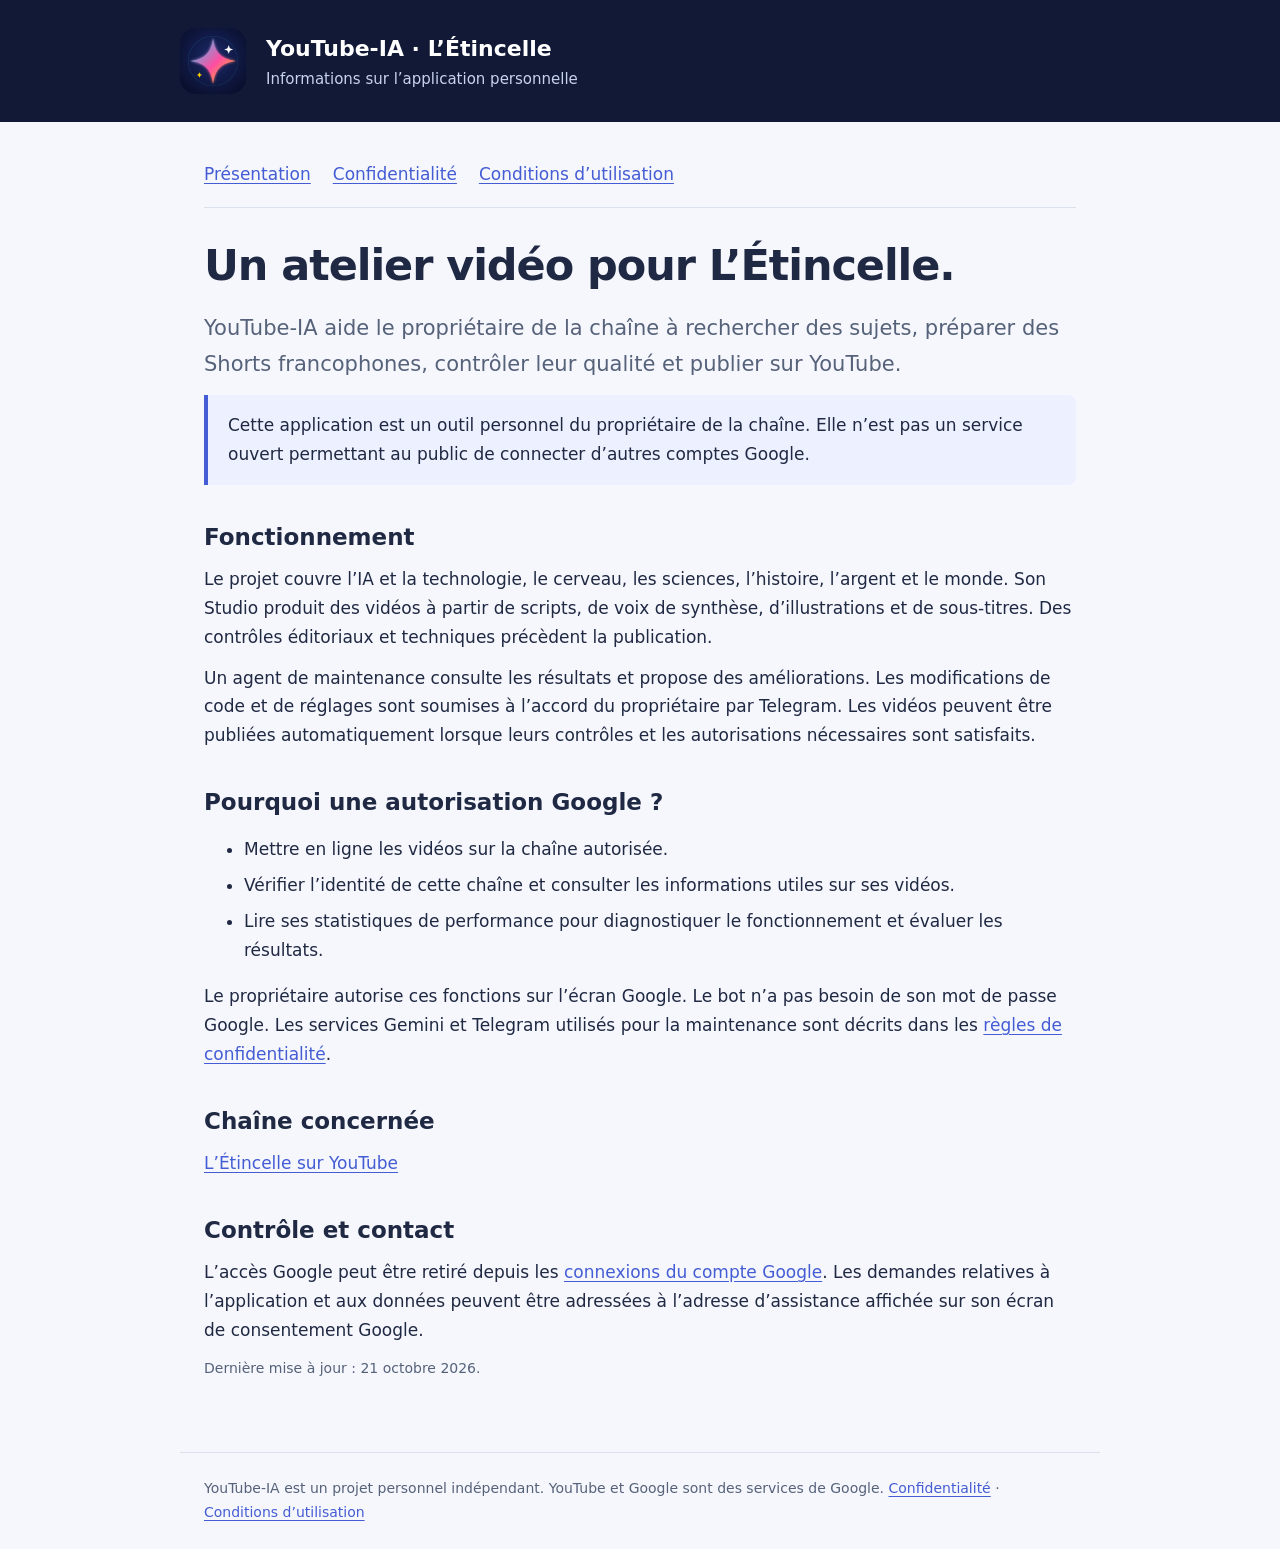
<file: index.html>
<!doctype html>
<html lang="fr"><head><meta charset="utf-8"><meta name="viewport" content="width=device-width,initial-scale=1"><meta name="description" content="Présentation de YouTube-IA, l’outil personnel de production et de maintenance de la chaîne L’Étincelle."><title>YouTube-IA — L’Étincelle</title><link rel="stylesheet" href="style.css"></head>
<body><header><div><img src="logo.png" alt=""><div><strong>YouTube-IA · L’Étincelle</strong><p>Informations sur l’application personnelle</p></div></div></header>
<main><nav aria-label="Navigation principale"><a href="index.html" aria-current="page">Présentation</a><a href="confidentialite.html">Confidentialité</a><a href="conditions.html">Conditions d’utilisation</a></nav>
<h1>Un atelier vidéo pour L’Étincelle.</h1>
<p class="lead">YouTube-IA aide le propriétaire de la chaîne à rechercher des sujets, préparer des Shorts francophones, contrôler leur qualité et publier sur YouTube.</p>
<p class="note">Cette application est un outil personnel du propriétaire de la chaîne. Elle n’est pas un service ouvert permettant au public de connecter d’autres comptes Google.</p>
<h2>Fonctionnement</h2>
<p>Le projet couvre l’IA et la technologie, le cerveau, les sciences, l’histoire, l’argent et le monde. Son Studio produit des vidéos à partir de scripts, de voix de synthèse, d’illustrations et de sous-titres. Des contrôles éditoriaux et techniques précèdent la publication.</p>
<p>Un agent de maintenance consulte les résultats et propose des améliorations. Les modifications de code et de réglages sont soumises à l’accord du propriétaire par Telegram. Les vidéos peuvent être publiées automatiquement lorsque leurs contrôles et les autorisations nécessaires sont satisfaits.</p>
<h2>Pourquoi une autorisation Google ?</h2>
<ul><li>Mettre en ligne les vidéos sur la chaîne autorisée.</li><li>Vérifier l’identité de cette chaîne et consulter les informations utiles sur ses vidéos.</li><li>Lire ses statistiques de performance pour diagnostiquer le fonctionnement et évaluer les résultats.</li></ul>
<p>Le propriétaire autorise ces fonctions sur l’écran Google. Le bot n’a pas besoin de son mot de passe Google. Les services Gemini et Telegram utilisés pour la maintenance sont décrits dans les <a href="confidentialite.html">règles de confidentialité</a>.</p>
<h2>Chaîne concernée</h2>
<p><a href="https://www.youtube.com/channel/UCLMQP-pysrAcYQsJBippkVA">L’Étincelle sur YouTube</a></p>
<h2>Contrôle et contact</h2>
<p>L’accès Google peut être retiré depuis les <a href="https://myaccount.google.com/connections">connexions du compte Google</a>. Les demandes relatives à l’application et aux données peuvent être adressées à l’adresse d’assistance affichée sur son écran de consentement Google.</p>
<p class="date">Dernière mise à jour : 21 octobre 2026.</p>
</main><footer>YouTube-IA est un projet personnel indépendant. YouTube et Google sont des services de Google. <a href="confidentialite.html">Confidentialité</a> · <a href="conditions.html">Conditions d’utilisation</a></footer></body></html>
</file>
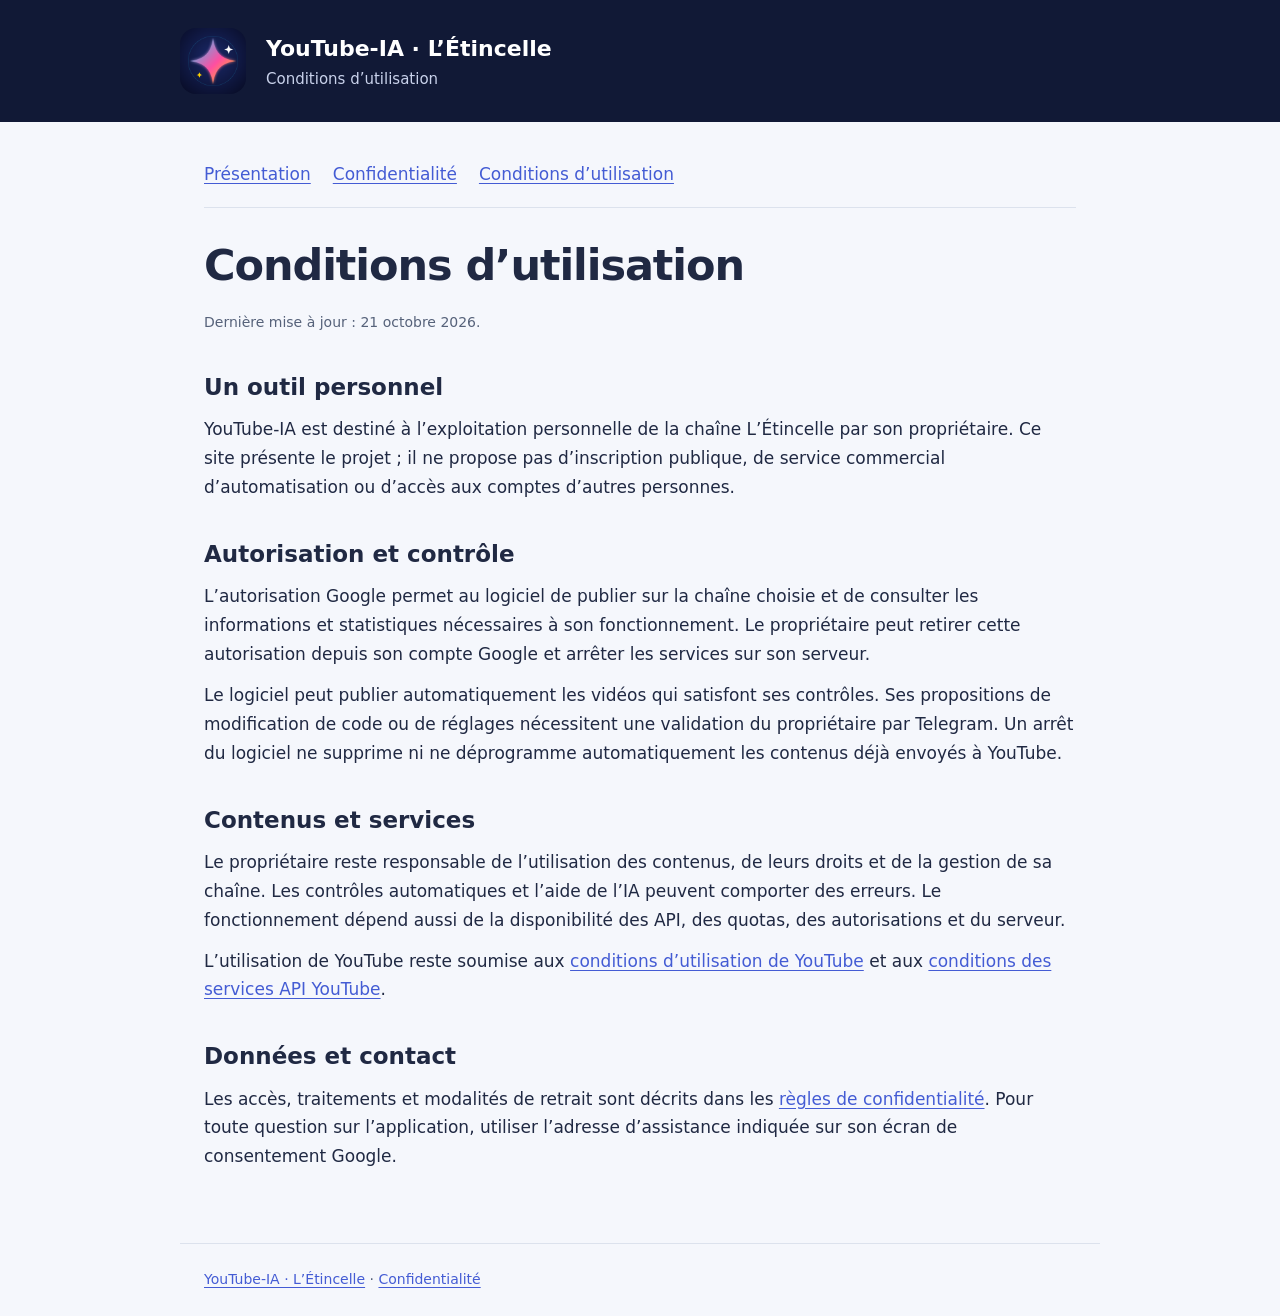
<file: conditions.html>
<!doctype html>
<html lang="fr"><head><meta charset="utf-8"><meta name="viewport" content="width=device-width,initial-scale=1"><title>Conditions d’utilisation — YouTube-IA</title><link rel="stylesheet" href="style.css"></head>
<body><header><div><img src="logo.png" alt=""><div><strong>YouTube-IA · L’Étincelle</strong><p>Conditions d’utilisation</p></div></div></header>
<main><nav aria-label="Navigation principale"><a href="index.html">Présentation</a><a href="confidentialite.html">Confidentialité</a><a href="conditions.html" aria-current="page">Conditions d’utilisation</a></nav>
<h1>Conditions d’utilisation</h1><p class="date">Dernière mise à jour : 21 octobre 2026.</p>
<h2>Un outil personnel</h2>
<p>YouTube-IA est destiné à l’exploitation personnelle de la chaîne L’Étincelle par son propriétaire. Ce site présente le projet ; il ne propose pas d’inscription publique, de service commercial d’automatisation ou d’accès aux comptes d’autres personnes.</p>
<h2>Autorisation et contrôle</h2>
<p>L’autorisation Google permet au logiciel de publier sur la chaîne choisie et de consulter les informations et statistiques nécessaires à son fonctionnement. Le propriétaire peut retirer cette autorisation depuis son compte Google et arrêter les services sur son serveur.</p>
<p>Le logiciel peut publier automatiquement les vidéos qui satisfont ses contrôles. Ses propositions de modification de code ou de réglages nécessitent une validation du propriétaire par Telegram. Un arrêt du logiciel ne supprime ni ne déprogramme automatiquement les contenus déjà envoyés à YouTube.</p>
<h2>Contenus et services</h2>
<p>Le propriétaire reste responsable de l’utilisation des contenus, de leurs droits et de la gestion de sa chaîne. Les contrôles automatiques et l’aide de l’IA peuvent comporter des erreurs. Le fonctionnement dépend aussi de la disponibilité des API, des quotas, des autorisations et du serveur.</p>
<p>L’utilisation de YouTube reste soumise aux <a href="https://www.youtube.com/t/terms">conditions d’utilisation de YouTube</a> et aux <a href="https://developers.google.com/youtube/terms/api-services-terms-of-service">conditions des services API YouTube</a>.</p>
<h2>Données et contact</h2>
<p>Les accès, traitements et modalités de retrait sont décrits dans les <a href="confidentialite.html">règles de confidentialité</a>. Pour toute question sur l’application, utiliser l’adresse d’assistance indiquée sur son écran de consentement Google.</p>
</main><footer><a href="index.html">YouTube-IA · L’Étincelle</a> · <a href="confidentialite.html">Confidentialité</a></footer></body></html>
</file>
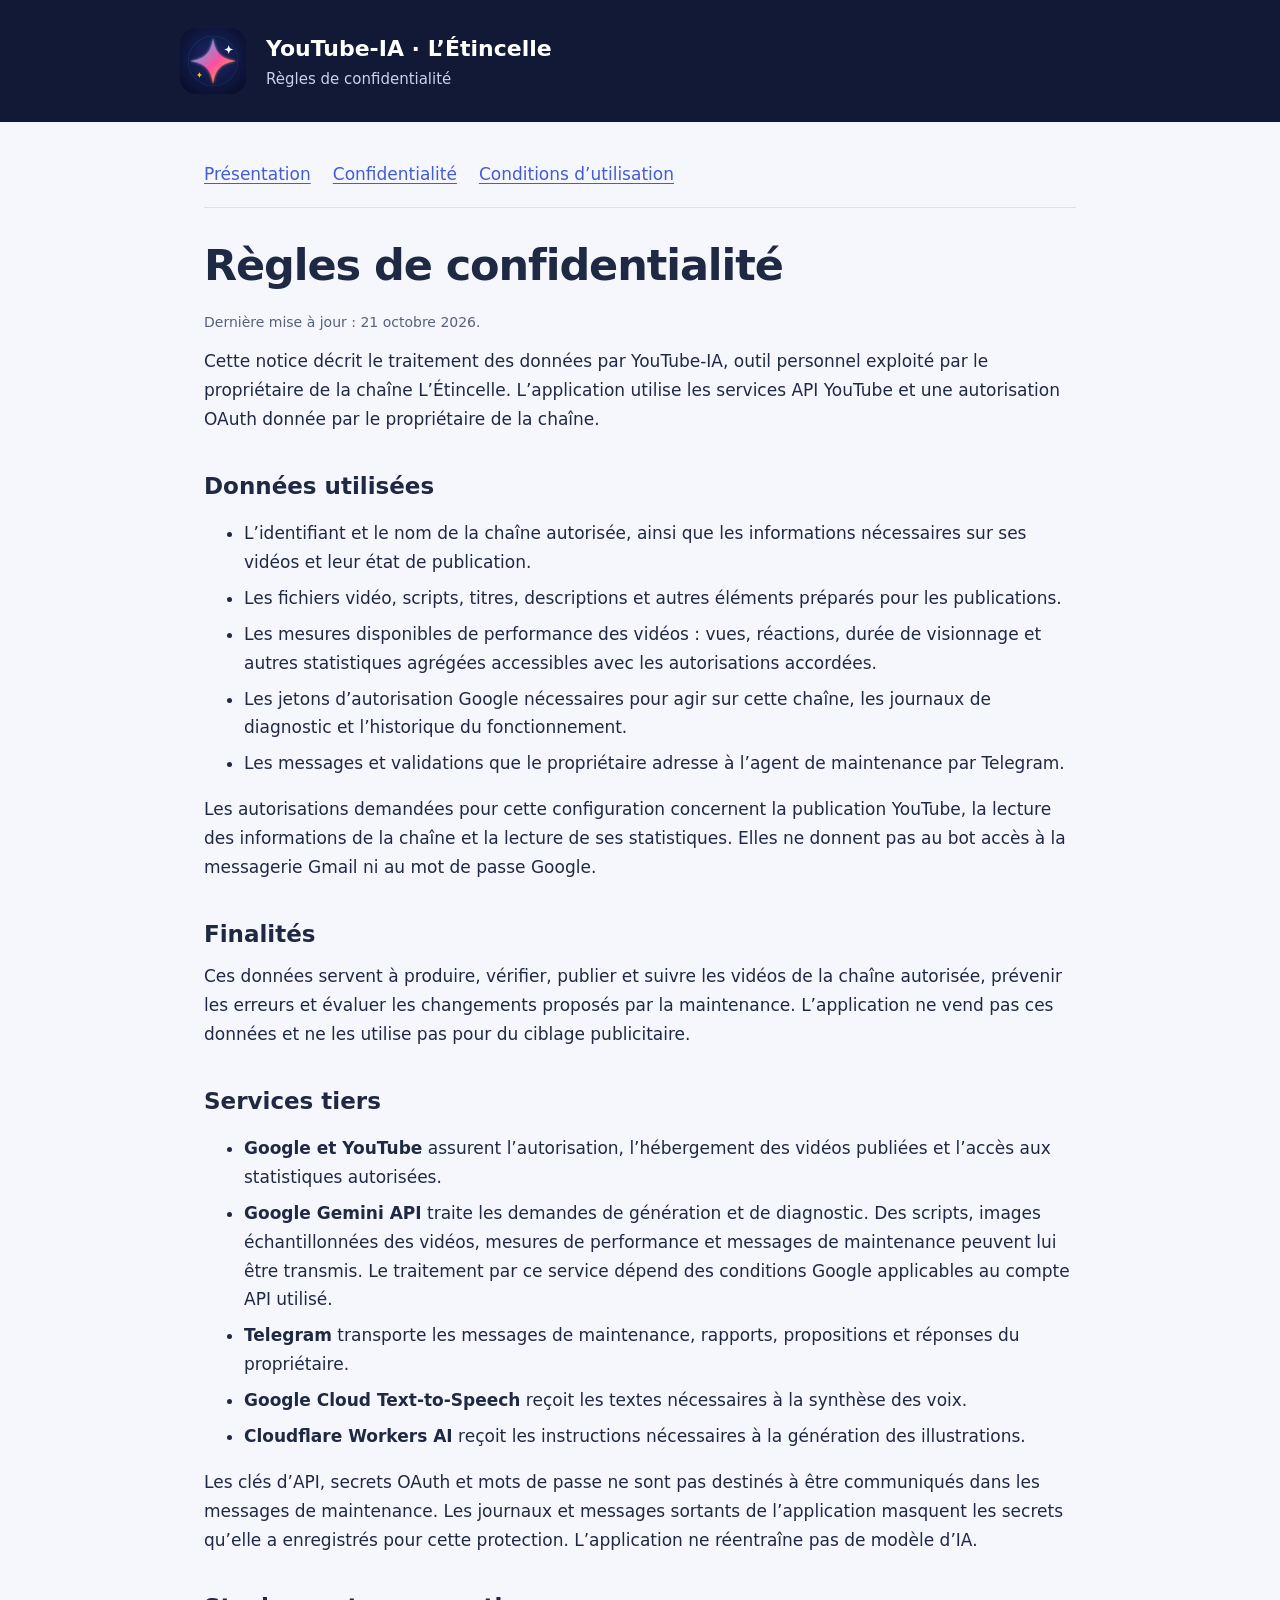
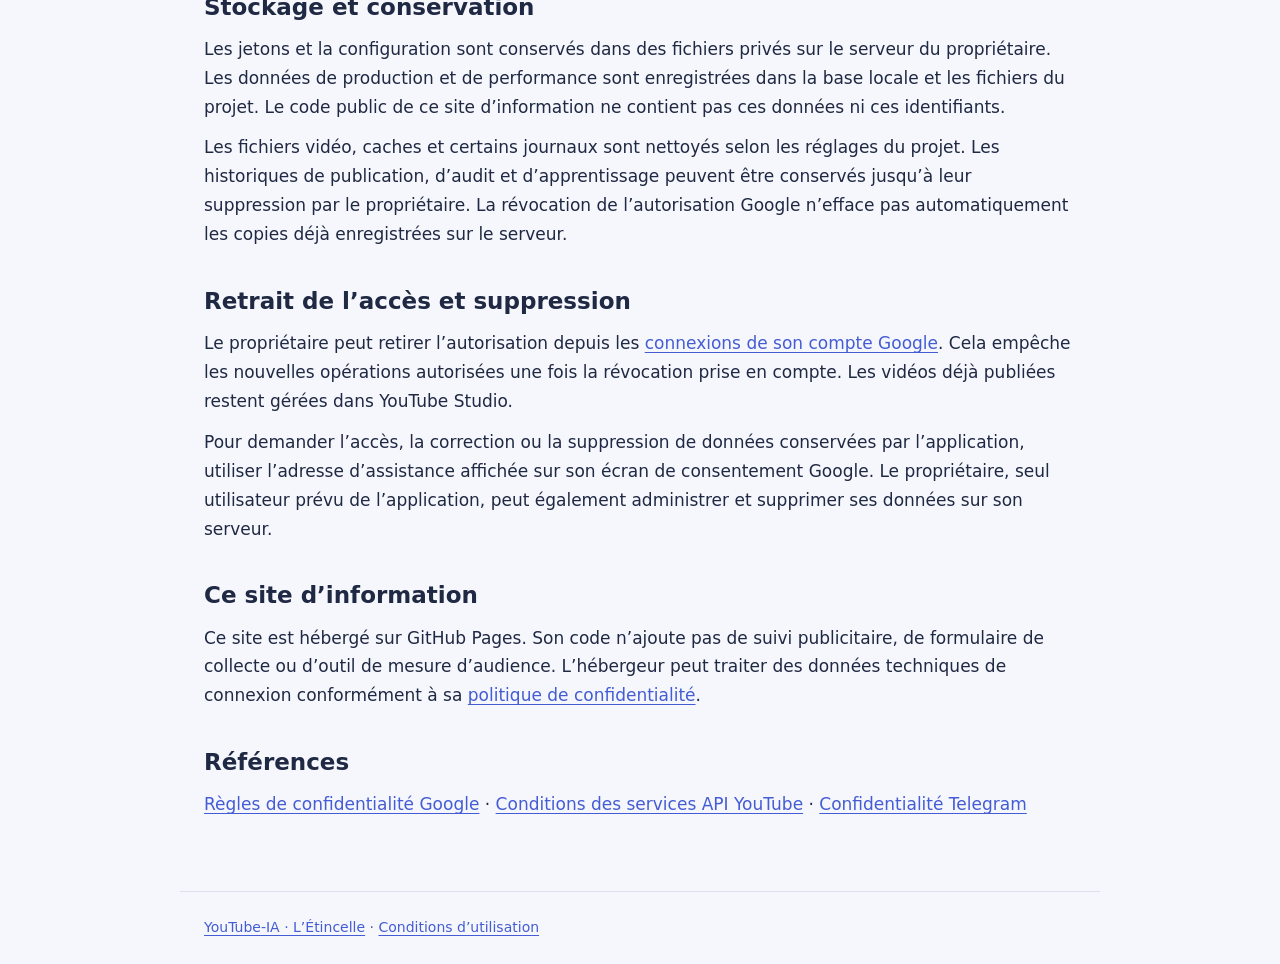
<file: confidentialite.html>
<!doctype html>
<html lang="fr"><head><meta charset="utf-8"><meta name="viewport" content="width=device-width,initial-scale=1"><title>Confidentialité — YouTube-IA</title><link rel="stylesheet" href="style.css"></head>
<body><header><div><img src="logo.png" alt=""><div><strong>YouTube-IA · L’Étincelle</strong><p>Règles de confidentialité</p></div></div></header>
<main><nav aria-label="Navigation principale"><a href="index.html">Présentation</a><a href="confidentialite.html" aria-current="page">Confidentialité</a><a href="conditions.html">Conditions d’utilisation</a></nav>
<h1>Règles de confidentialité</h1><p class="date">Dernière mise à jour : 21 octobre 2026.</p>
<p>Cette notice décrit le traitement des données par YouTube-IA, outil personnel exploité par le propriétaire de la chaîne L’Étincelle. L’application utilise les services API YouTube et une autorisation OAuth donnée par le propriétaire de la chaîne.</p>
<h2>Données utilisées</h2>
<ul><li>L’identifiant et le nom de la chaîne autorisée, ainsi que les informations nécessaires sur ses vidéos et leur état de publication.</li><li>Les fichiers vidéo, scripts, titres, descriptions et autres éléments préparés pour les publications.</li><li>Les mesures disponibles de performance des vidéos : vues, réactions, durée de visionnage et autres statistiques agrégées accessibles avec les autorisations accordées.</li><li>Les jetons d’autorisation Google nécessaires pour agir sur cette chaîne, les journaux de diagnostic et l’historique du fonctionnement.</li><li>Les messages et validations que le propriétaire adresse à l’agent de maintenance par Telegram.</li></ul>
<p>Les autorisations demandées pour cette configuration concernent la publication YouTube, la lecture des informations de la chaîne et la lecture de ses statistiques. Elles ne donnent pas au bot accès à la messagerie Gmail ni au mot de passe Google.</p>
<h2>Finalités</h2>
<p>Ces données servent à produire, vérifier, publier et suivre les vidéos de la chaîne autorisée, prévenir les erreurs et évaluer les changements proposés par la maintenance. L’application ne vend pas ces données et ne les utilise pas pour du ciblage publicitaire.</p>
<h2>Services tiers</h2>
<ul><li><strong>Google et YouTube</strong> assurent l’autorisation, l’hébergement des vidéos publiées et l’accès aux statistiques autorisées.</li><li><strong>Google Gemini API</strong> traite les demandes de génération et de diagnostic. Des scripts, images échantillonnées des vidéos, mesures de performance et messages de maintenance peuvent lui être transmis. Le traitement par ce service dépend des conditions Google applicables au compte API utilisé.</li><li><strong>Telegram</strong> transporte les messages de maintenance, rapports, propositions et réponses du propriétaire.</li><li><strong>Google Cloud Text-to-Speech</strong> reçoit les textes nécessaires à la synthèse des voix.</li><li><strong>Cloudflare Workers AI</strong> reçoit les instructions nécessaires à la génération des illustrations.</li></ul>
<p>Les clés d’API, secrets OAuth et mots de passe ne sont pas destinés à être communiqués dans les messages de maintenance. Les journaux et messages sortants de l’application masquent les secrets qu’elle a enregistrés pour cette protection. L’application ne réentraîne pas de modèle d’IA.</p>
<h2>Stockage et conservation</h2>
<p>Les jetons et la configuration sont conservés dans des fichiers privés sur le serveur du propriétaire. Les données de production et de performance sont enregistrées dans la base locale et les fichiers du projet. Le code public de ce site d’information ne contient pas ces données ni ces identifiants.</p>
<p>Les fichiers vidéo, caches et certains journaux sont nettoyés selon les réglages du projet. Les historiques de publication, d’audit et d’apprentissage peuvent être conservés jusqu’à leur suppression par le propriétaire. La révocation de l’autorisation Google n’efface pas automatiquement les copies déjà enregistrées sur le serveur.</p>
<h2>Retrait de l’accès et suppression</h2>
<p>Le propriétaire peut retirer l’autorisation depuis les <a href="https://myaccount.google.com/connections">connexions de son compte Google</a>. Cela empêche les nouvelles opérations autorisées une fois la révocation prise en compte. Les vidéos déjà publiées restent gérées dans YouTube Studio.</p>
<p>Pour demander l’accès, la correction ou la suppression de données conservées par l’application, utiliser l’adresse d’assistance affichée sur son écran de consentement Google. Le propriétaire, seul utilisateur prévu de l’application, peut également administrer et supprimer ses données sur son serveur.</p>
<h2>Ce site d’information</h2>
<p>Ce site est hébergé sur GitHub Pages. Son code n’ajoute pas de suivi publicitaire, de formulaire de collecte ou d’outil de mesure d’audience. L’hébergeur peut traiter des données techniques de connexion conformément à sa <a href="https://docs.github.com/fr/site-policy/privacy-policies/github-general-privacy-statement">politique de confidentialité</a>.</p>
<h2>Références</h2>
<p><a href="https://policies.google.com/privacy">Règles de confidentialité Google</a> · <a href="https://developers.google.com/youtube/terms/api-services-terms-of-service">Conditions des services API YouTube</a> · <a href="https://telegram.org/privacy">Confidentialité Telegram</a></p>
</main><footer><a href="index.html">YouTube-IA · L’Étincelle</a> · <a href="conditions.html">Conditions d’utilisation</a></footer></body></html>
</file>
<file: style.css>
:root{color-scheme:light;--navy:#111936;--ink:#202943;--muted:#56627a;--line:#dce2ed;--accent:#445cd4}*{box-sizing:border-box}body{margin:0;background:#f5f7fc;color:var(--ink);font:17px/1.7 system-ui,-apple-system,Segoe UI,sans-serif}header{background:var(--navy);color:white;padding:28px 24px}header>div,main,footer{max-width:920px;margin:auto}header>div{display:flex;align-items:center;gap:20px}header img{width:66px;height:66px;border-radius:16px}header strong{font-size:22px}header p{margin:0;color:#c9d2eb;font-size:15px}nav{display:flex;gap:22px;flex-wrap:wrap;margin:0 0 32px;padding-bottom:18px;border-bottom:1px solid var(--line)}main{padding:38px 24px 60px}h1{font-size:clamp(29px,5vw,43px);line-height:1.2;letter-spacing:-.025em;margin:20px 0}h2{font-size:23px;margin:36px 0 10px;line-height:1.4}p{margin:12px 0}a{color:var(--accent);text-underline-offset:3px}a:hover{text-decoration-thickness:2px}.lead{font-size:21px;color:var(--muted)}.note{background:#edf0ff;border-left:4px solid var(--accent);padding:16px 20px;border-radius:0 8px 8px 0}.date{font-size:14px;color:var(--muted)}li{margin:7px 0}footer{padding:24px;border-top:1px solid var(--line);font-size:14px;color:var(--muted)}code{font-size:.9em;overflow-wrap:anywhere}a:focus-visible{outline:3px solid #ef56a6;outline-offset:4px}@media(max-width:520px){body{font-size:16px}nav{gap:12px 20px}header>div{gap:14px}header strong{font-size:20px}}
</file>
